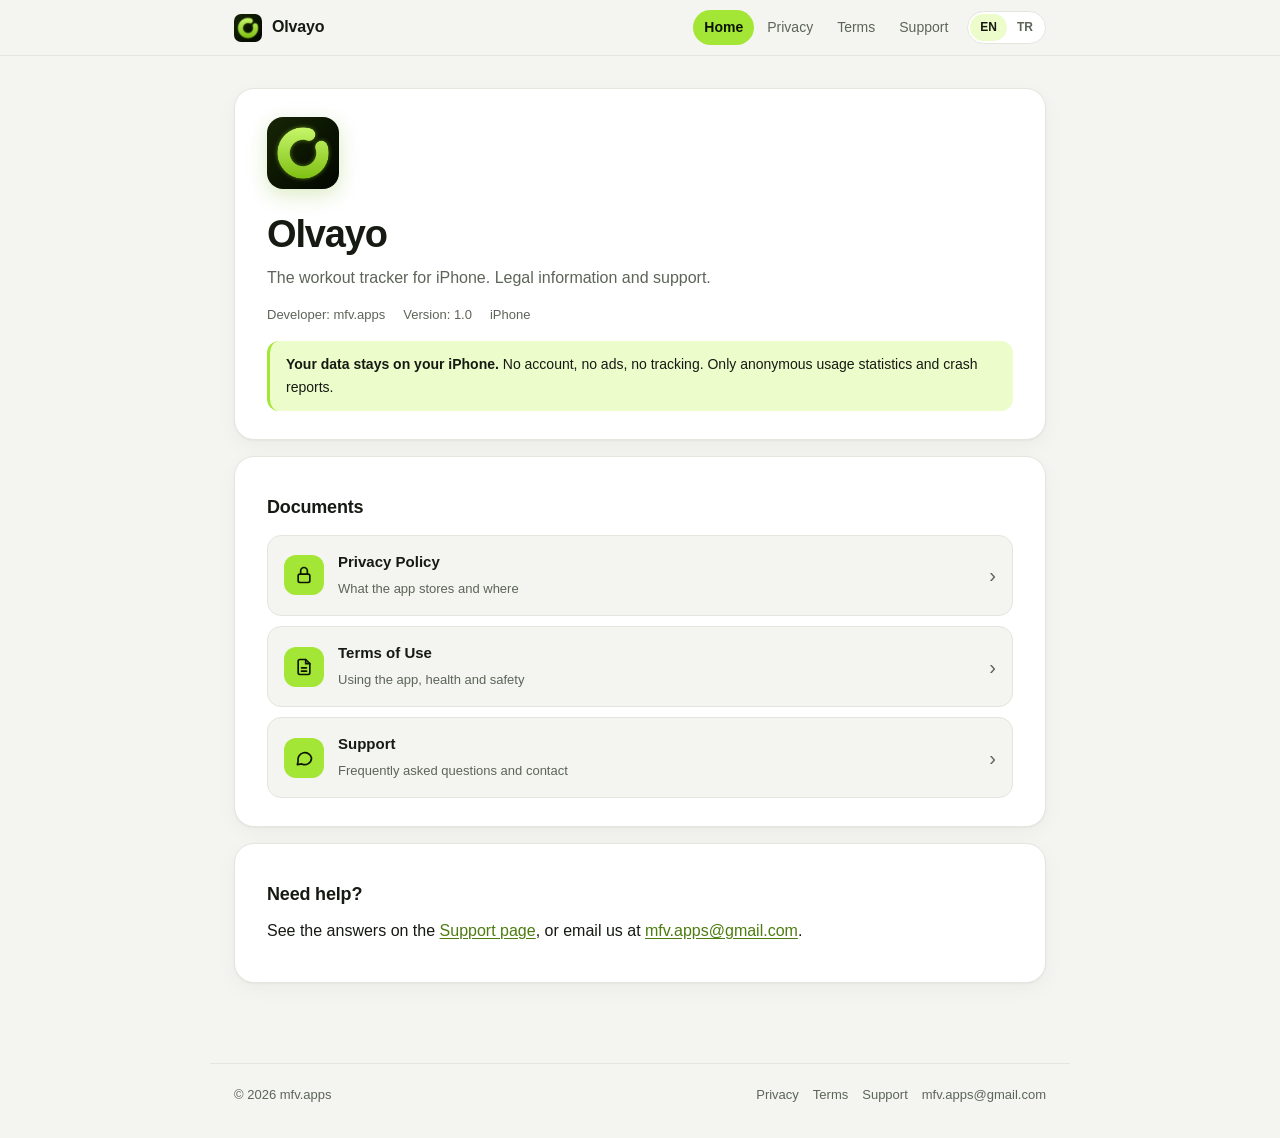
<file: index.html>
<!doctype html>
<html lang="en" data-title-en="Olvayo · Legal & Support" data-title-tr="Olvayo · Yasal Bilgiler ve Destek">
<head>
  <meta charset="utf-8">
  <meta name="viewport" content="width=device-width,initial-scale=1">
  <title>Olvayo · Legal &amp; Support</title>
  <meta name="description" content="Privacy policy, terms of use and support for Olvayo, the workout tracker for iPhone.">
  <link rel="icon" href="app-icon.png">
  <link rel="apple-touch-icon" href="app-icon.png">
  <link rel="stylesheet" href="styles.css">
  <script src="site.js"></script>
</head>
<body>
  <header>
    <div class="inner">
      <a class="brand" href="index.html"><img src="app-icon.png" alt="" width="28" height="28">Olvayo</a>
      <div class="header-end">
        <nav>
          <a href="index.html" class="active" aria-current="page"><span data-l="en">Home</span><span data-l="tr">Ana Sayfa</span></a>
          <a href="privacy-policy.html"><span data-l="en">Privacy</span><span data-l="tr">Gizlilik</span></a>
          <a href="terms-of-use.html"><span data-l="en">Terms</span><span data-l="tr">Koşullar</span></a>
          <a href="support.html"><span data-l="en">Support</span><span data-l="tr">Destek</span></a>
        </nav>
        <div class="lang-switch" role="group" aria-label="Language / Dil">
          <button type="button" data-set-lang="en" aria-pressed="false">EN</button>
          <button type="button" data-set-lang="tr" aria-pressed="false">TR</button>
        </div>
      </div>
    </div>
  </header>

  <main>
    <section class="hero">
      <img class="hero-icon" src="app-icon.png" alt="Olvayo app icon" width="72" height="72">
      <h1>Olvayo</h1>
      <p class="muted" data-l="en">The workout tracker for iPhone. Legal information and support.</p>
      <p class="muted" data-l="tr">iPhone için antrenman takibi. Yasal bilgiler ve destek.</p>
      <div class="meta">
        <span><span data-l="en">Developer</span><span data-l="tr">Geliştirici</span>: mfv.apps</span>
        <span><span data-l="en">Version</span><span data-l="tr">Sürüm</span>: 1.0</span>
        <span>iPhone</span>
      </div>
      <div class="notice">
        <span data-l="en"><strong>Your data stays on your iPhone.</strong> No account, no ads, no tracking. Only anonymous usage statistics and crash reports.</span>
        <span data-l="tr"><strong>Verilerin iPhone'unda kalır.</strong> Hesap yok, reklam yok, takip yok. Sadece anonim kullanım istatistikleri ve çökme raporları.</span>
      </div>
    </section>

    <section class="section">
      <h2 data-l="en">Documents</h2>
      <h2 data-l="tr">Belgeler</h2>
      <div class="doc-cards">
        <a href="privacy-policy.html" class="doc-card">
          <div class="doc-card-icon" aria-hidden="true">
            <svg viewBox="0 0 24 24" fill="none" stroke="currentColor" stroke-width="2" stroke-linecap="round" stroke-linejoin="round"><rect x="5" y="11" width="14" height="10" rx="2"/><path d="M8 11V7a4 4 0 0 1 8 0v4"/></svg>
          </div>
          <div class="doc-card-text">
            <strong><span data-l="en">Privacy Policy</span><span data-l="tr">Gizlilik Politikası</span></strong>
            <span data-l="en">What the app stores and where</span>
            <span data-l="tr">Uygulama neyi, nerede saklar</span>
          </div>
          <span class="doc-card-arrow" aria-hidden="true">›</span>
        </a>
        <a href="terms-of-use.html" class="doc-card">
          <div class="doc-card-icon" aria-hidden="true">
            <svg viewBox="0 0 24 24" fill="none" stroke="currentColor" stroke-width="2" stroke-linecap="round" stroke-linejoin="round"><path d="M14 3H7a2 2 0 0 0-2 2v14a2 2 0 0 0 2 2h10a2 2 0 0 0 2-2V8z"/><path d="M14 3v5h5"/><path d="M9 13h6M9 17h6"/></svg>
          </div>
          <div class="doc-card-text">
            <strong><span data-l="en">Terms of Use</span><span data-l="tr">Kullanım Koşulları</span></strong>
            <span data-l="en">Using the app, health and safety</span>
            <span data-l="tr">Uygulamanın kullanımı, sağlık ve güvenlik</span>
          </div>
          <span class="doc-card-arrow" aria-hidden="true">›</span>
        </a>
        <a href="support.html" class="doc-card">
          <div class="doc-card-icon" aria-hidden="true">
            <svg viewBox="0 0 24 24" fill="none" stroke="currentColor" stroke-width="2" stroke-linecap="round" stroke-linejoin="round"><path d="M21 12a8 8 0 0 1-11.6 7.1L4 20l1-4.6A8 8 0 1 1 21 12z"/></svg>
          </div>
          <div class="doc-card-text">
            <strong><span data-l="en">Support</span><span data-l="tr">Destek</span></strong>
            <span data-l="en">Frequently asked questions and contact</span>
            <span data-l="tr">Sık sorulan sorular ve iletişim</span>
          </div>
          <span class="doc-card-arrow" aria-hidden="true">›</span>
        </a>
      </div>
    </section>

    <section class="section">
      <h2 data-l="en">Need help?</h2>
      <h2 data-l="tr">Yardım mı lazım?</h2>
      <p data-l="en">See the answers on the <a href="support.html">Support page</a>, or email us at <a href="mailto:mfv.apps@gmail.com">mfv.apps@gmail.com</a>.</p>
      <p data-l="tr"><a href="support.html">Destek sayfasındaki</a> cevaplara bak ya da <a href="mailto:mfv.apps@gmail.com">mfv.apps@gmail.com</a> adresine yaz.</p>
    </section>
  </main>

  <footer>
    <span>© 2026 mfv.apps</span>
    <div class="footer-links">
      <a href="privacy-policy.html"><span data-l="en">Privacy</span><span data-l="tr">Gizlilik</span></a>
      <a href="terms-of-use.html"><span data-l="en">Terms</span><span data-l="tr">Koşullar</span></a>
      <a href="support.html"><span data-l="en">Support</span><span data-l="tr">Destek</span></a>
      <a href="mailto:mfv.apps@gmail.com">mfv.apps@gmail.com</a>
    </div>
  </footer>
</body>
</html>
</file>
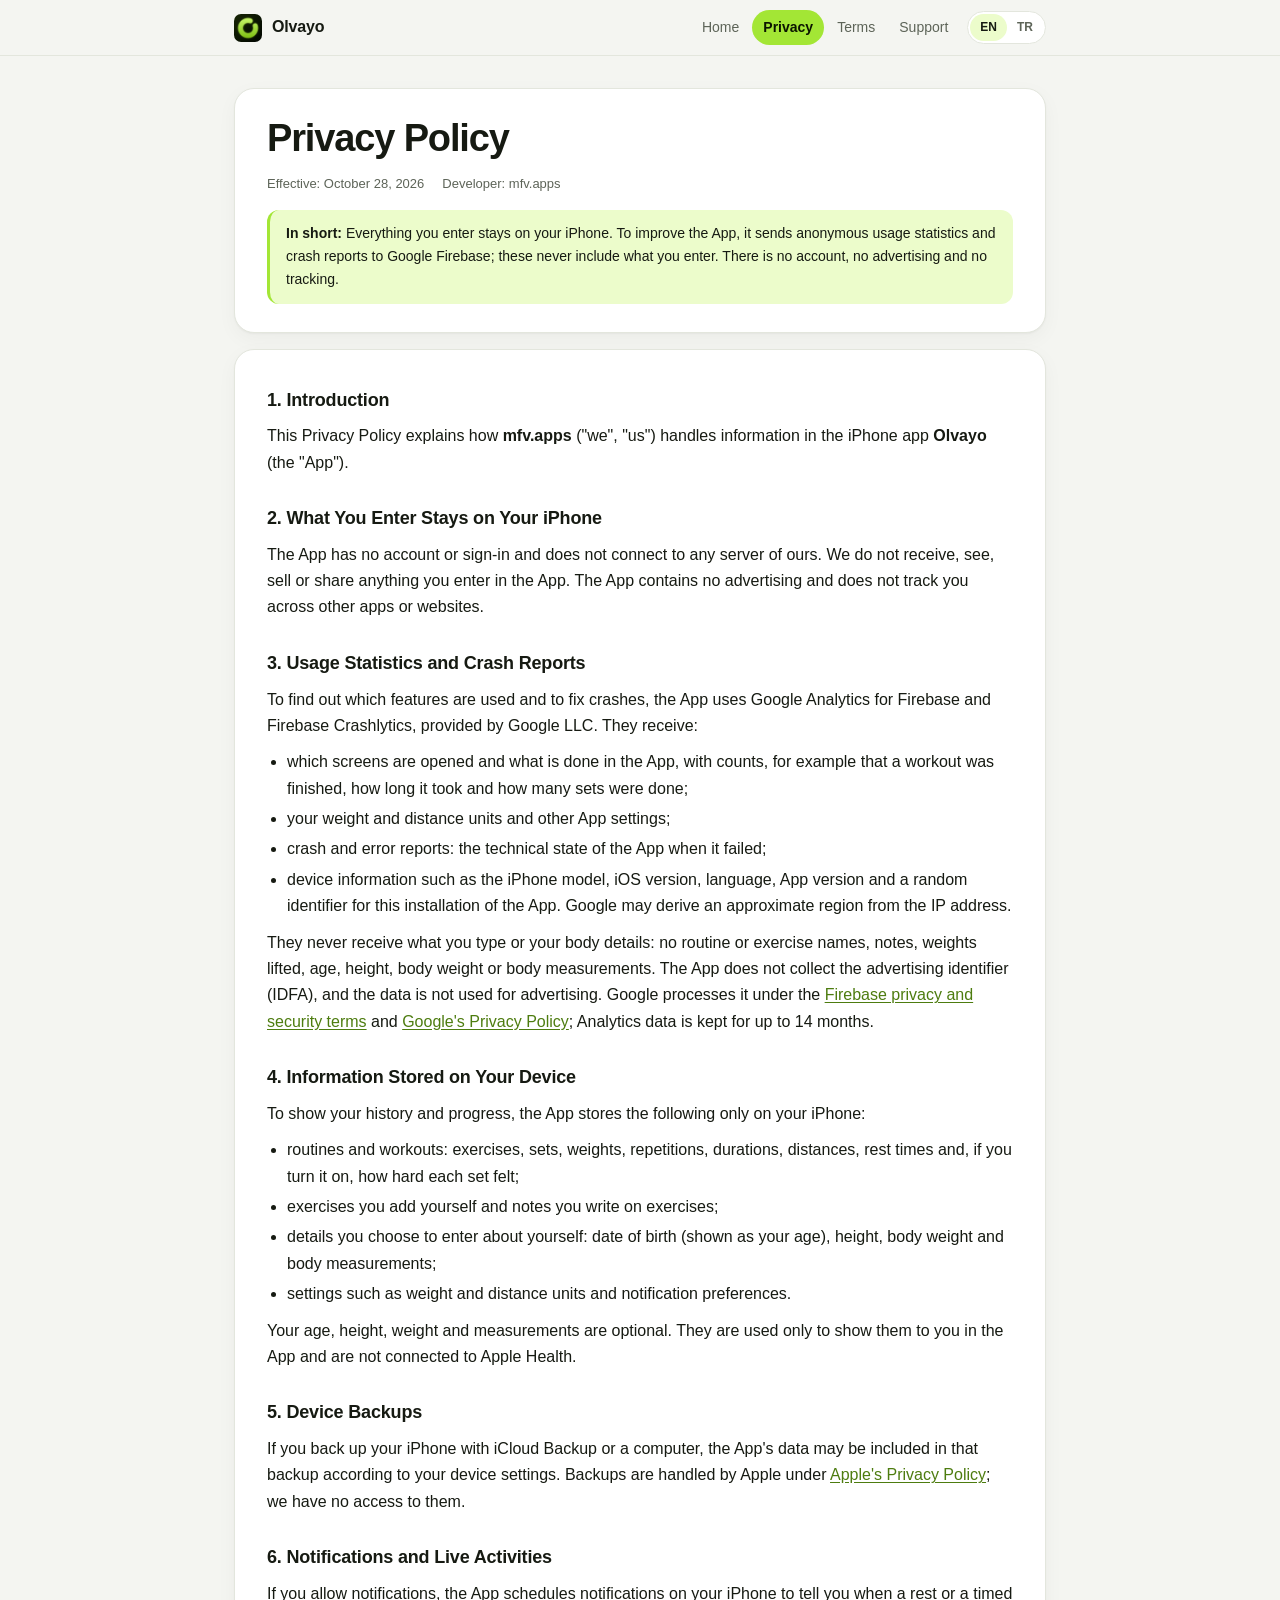
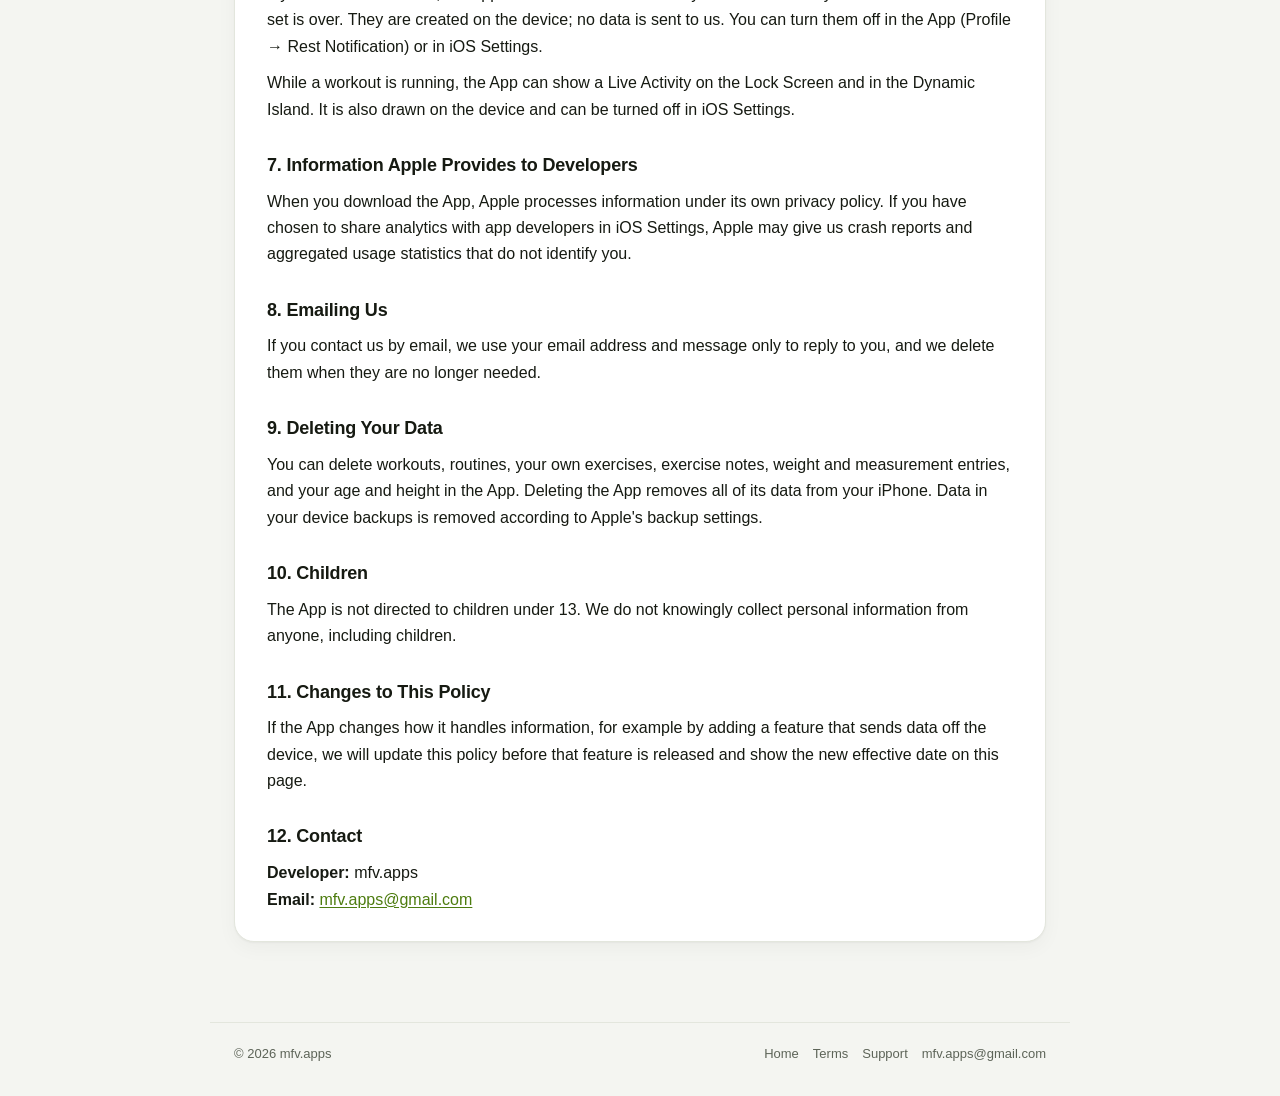
<file: privacy-policy.html>
<!doctype html>
<html lang="en" data-title-en="Privacy Policy · Olvayo" data-title-tr="Gizlilik Politikası · Olvayo">
<head>
  <meta charset="utf-8">
  <meta name="viewport" content="width=device-width,initial-scale=1">
  <title>Privacy Policy · Olvayo</title>
  <meta name="description" content="Olvayo privacy policy: your workouts and body data stay on your iPhone.">
  <link rel="icon" href="app-icon.png">
  <link rel="apple-touch-icon" href="app-icon.png">
  <link rel="stylesheet" href="styles.css">
  <script src="site.js"></script>
</head>
<body>
  <header>
    <div class="inner">
      <a class="brand" href="index.html"><img src="app-icon.png" alt="" width="28" height="28">Olvayo</a>
      <div class="header-end">
        <nav>
          <a href="index.html"><span data-l="en">Home</span><span data-l="tr">Ana Sayfa</span></a>
          <a href="privacy-policy.html" class="active" aria-current="page"><span data-l="en">Privacy</span><span data-l="tr">Gizlilik</span></a>
          <a href="terms-of-use.html"><span data-l="en">Terms</span><span data-l="tr">Koşullar</span></a>
          <a href="support.html"><span data-l="en">Support</span><span data-l="tr">Destek</span></a>
        </nav>
        <div class="lang-switch" role="group" aria-label="Language / Dil">
          <button type="button" data-set-lang="en" aria-pressed="false">EN</button>
          <button type="button" data-set-lang="tr" aria-pressed="false">TR</button>
        </div>
      </div>
    </div>
  </header>

  <main>
    <section class="hero">
      <h1><span data-l="en">Privacy Policy</span><span data-l="tr">Gizlilik Politikası</span></h1>
      <div class="meta">
        <span data-l="en">Effective: October 28, 2026</span>
        <span data-l="tr">Yürürlük: 28 Ekim 2026</span>
        <span><span data-l="en">Developer</span><span data-l="tr">Geliştirici</span>: mfv.apps</span>
      </div>
      <div class="notice">
        <span data-l="en"><strong>In short:</strong> Everything you enter stays on your iPhone. To improve the App, it sends anonymous usage statistics and crash reports to Google Firebase; these never include what you enter. There is no account, no advertising and no tracking.</span>
        <span data-l="tr"><strong>Kısaca:</strong> Girdiğin her şey iPhone'unda kalır. Uygulamayı geliştirmek için Google Firebase'e anonim kullanım istatistikleri ve çökme raporları gönderilir; bunlar girdiğin bilgileri hiçbir zaman içermez. Hesap, reklam ve takip yoktur.</span>
      </div>
    </section>

    <section class="section" data-l="en" lang="en">
      <span class="tag">English</span>

      <h2>1. Introduction</h2>
      <p>This Privacy Policy explains how <strong>mfv.apps</strong> ("we", "us") handles information in the iPhone app <strong>Olvayo</strong> (the "App").</p>

      <h2>2. What You Enter Stays on Your iPhone</h2>
      <p>The App has no account or sign-in and does not connect to any server of ours. We do not receive, see, sell or share anything you enter in the App. The App contains no advertising and does not track you across other apps or websites.</p>

      <h2>3. Usage Statistics and Crash Reports</h2>
      <p>To find out which features are used and to fix crashes, the App uses Google Analytics for Firebase and Firebase Crashlytics, provided by Google LLC. They receive:</p>
      <ul>
        <li>which screens are opened and what is done in the App, with counts, for example that a workout was finished, how long it took and how many sets were done;</li>
        <li>your weight and distance units and other App settings;</li>
        <li>crash and error reports: the technical state of the App when it failed;</li>
        <li>device information such as the iPhone model, iOS version, language, App version and a random identifier for this installation of the App. Google may derive an approximate region from the IP address.</li>
      </ul>
      <p>They never receive what you type or your body details: no routine or exercise names, notes, weights lifted, age, height, body weight or body measurements. The App does not collect the advertising identifier (IDFA), and the data is not used for advertising. Google processes it under the <a href="https://firebase.google.com/support/privacy" rel="noopener noreferrer">Firebase privacy and security terms</a> and <a href="https://policies.google.com/privacy" rel="noopener noreferrer">Google's Privacy Policy</a>; Analytics data is kept for up to 14 months.</p>

      <h2>4. Information Stored on Your Device</h2>
      <p>To show your history and progress, the App stores the following only on your iPhone:</p>
      <ul>
        <li>routines and workouts: exercises, sets, weights, repetitions, durations, distances, rest times and, if you turn it on, how hard each set felt;</li>
        <li>exercises you add yourself and notes you write on exercises;</li>
        <li>details you choose to enter about yourself: date of birth (shown as your age), height, body weight and body measurements;</li>
        <li>settings such as weight and distance units and notification preferences.</li>
      </ul>
      <p>Your age, height, weight and measurements are optional. They are used only to show them to you in the App and are not connected to Apple Health.</p>

      <h2>5. Device Backups</h2>
      <p>If you back up your iPhone with iCloud Backup or a computer, the App's data may be included in that backup according to your device settings. Backups are handled by Apple under <a href="https://www.apple.com/legal/privacy/" rel="noopener noreferrer">Apple's Privacy Policy</a>; we have no access to them.</p>

      <h2>6. Notifications and Live Activities</h2>
      <p>If you allow notifications, the App schedules notifications on your iPhone to tell you when a rest or a timed set is over. They are created on the device; no data is sent to us. You can turn them off in the App (Profile → Rest Notification) or in iOS Settings.</p>
      <p>While a workout is running, the App can show a Live Activity on the Lock Screen and in the Dynamic Island. It is also drawn on the device and can be turned off in iOS Settings.</p>

      <h2>7. Information Apple Provides to Developers</h2>
      <p>When you download the App, Apple processes information under its own privacy policy. If you have chosen to share analytics with app developers in iOS Settings, Apple may give us crash reports and aggregated usage statistics that do not identify you.</p>

      <h2>8. Emailing Us</h2>
      <p>If you contact us by email, we use your email address and message only to reply to you, and we delete them when they are no longer needed.</p>

      <h2>9. Deleting Your Data</h2>
      <p>You can delete workouts, routines, your own exercises, exercise notes, weight and measurement entries, and your age and height in the App. Deleting the App removes all of its data from your iPhone. Data in your device backups is removed according to Apple's backup settings.</p>

      <h2>10. Children</h2>
      <p>The App is not directed to children under 13. We do not knowingly collect personal information from anyone, including children.</p>

      <h2>11. Changes to This Policy</h2>
      <p>If the App changes how it handles information, for example by adding a feature that sends data off the device, we will update this policy before that feature is released and show the new effective date on this page.</p>

      <h2>12. Contact</h2>
      <p><strong>Developer:</strong> mfv.apps<br><strong>Email:</strong> <a href="mailto:mfv.apps@gmail.com">mfv.apps@gmail.com</a></p>
    </section>

    <section class="section" data-l="tr" lang="tr">
      <span class="tag">Türkçe</span>

      <h2>1. Giriş</h2>
      <p>Bu Gizlilik Politikası, <strong>mfv.apps</strong> ("biz") tarafından sunulan <strong>Olvayo</strong> iPhone uygulamasında ("Uygulama") bilgilerin nasıl ele alındığını açıklar.</p>

      <h2>2. Girdiklerin iPhone'unda Kalır</h2>
      <p>Uygulamada hesap veya giriş yoktur ve Uygulama bize ait hiçbir sunucuya bağlanmaz. Uygulamaya girdiğin hiçbir şeyi almayız, görmeyiz, satmayız ve paylaşmayız. Uygulamada reklam yoktur ve seni başka uygulama veya web sitelerinde takip etmez.</p>

      <h2>3. Kullanım İstatistikleri ve Çökme Raporları</h2>
      <p>Hangi özelliklerin kullanıldığını görmek ve çökmeleri düzeltmek için Uygulama, Google LLC tarafından sunulan Google Analytics for Firebase ve Firebase Crashlytics'i kullanır. Bunlara şunlar gönderilir:</p>
      <ul>
        <li>hangi ekranların açıldığı ve Uygulamada ne yapıldığı, sayılarla; örneğin bir antrenmanın bitirildiği, ne kadar sürdüğü ve kaç set yapıldığı;</li>
        <li>ağırlık ve mesafe birimin ve diğer Uygulama ayarların;</li>
        <li>çökme ve hata raporları: Uygulamanın hata anındaki teknik durumu;</li>
        <li>iPhone modeli, iOS sürümü, dil, Uygulama sürümü ve Uygulamanın bu kurulumuna ait rastgele bir kimlik gibi cihaz bilgileri. Google, IP adresinden yaklaşık bölgeyi çıkarabilir.</li>
      </ul>
      <p>Yazdıkların ve vücut bilgilerin hiçbir zaman gönderilmez: rutin veya egzersiz adları, notlar, kaldırılan ağırlıklar, yaş, boy, kilo veya vücut ölçüleri yoktur. Uygulama reklam kimliğini (IDFA) toplamaz ve veriler reklam için kullanılmaz. Google bunları <a href="https://firebase.google.com/support/privacy" rel="noopener noreferrer">Firebase gizlilik ve güvenlik koşulları</a> ve <a href="https://policies.google.com/privacy" rel="noopener noreferrer">Google Gizlilik Politikası</a> kapsamında işler; Analytics verileri en fazla 14 ay saklanır.</p>

      <h2>4. Cihazında Saklanan Bilgiler</h2>
      <p>Geçmişini ve gelişimini gösterebilmek için Uygulama şunları sadece iPhone'unda saklar:</p>
      <ul>
        <li>rutinler ve antrenmanlar: egzersizler, setler, ağırlıklar, tekrarlar, süreler, mesafeler, dinlenme süreleri ve açtıysan setlerin ne kadar zor geldiği;</li>
        <li>kendi eklediğin egzersizler ve egzersizlere yazdığın notlar;</li>
        <li>kendin hakkında girmeyi seçtiğin bilgiler: doğum tarihi (yaş olarak gösterilir), boy, kilo ve vücut ölçüleri;</li>
        <li>ağırlık ve mesafe birimi, bildirim tercihleri gibi ayarlar.</li>
      </ul>
      <p>Yaş, boy, kilo ve ölçüler isteğe bağlıdır. Sadece sana Uygulama içinde göstermek için kullanılır ve Apple Sağlık'a bağlanmaz.</p>

      <h2>5. Cihaz Yedekleri</h2>
      <p>iPhone'unu iCloud Yedekleme veya bir bilgisayarla yedekliyorsan, Uygulamanın verileri cihaz ayarlarına göre bu yedeğe dahil olabilir. Yedekler <a href="https://www.apple.com/tr/legal/privacy/" rel="noopener noreferrer">Apple'ın Gizlilik Politikası</a> kapsamında Apple tarafından yönetilir; bizim bunlara erişimimiz yoktur.</p>

      <h2>6. Bildirimler ve Canlı Etkinlikler</h2>
      <p>Bildirimlere izin verirsen Uygulama, dinlenme veya süreli bir set bittiğinde haber vermek için iPhone'unda bildirim planlar. Bildirimler cihazda oluşturulur; bize hiçbir veri gönderilmez. Uygulamadan (Profil → Dinlenme Bildirimi) veya iOS Ayarlar'dan kapatabilirsin.</p>
      <p>Antrenman sürerken Uygulama kilit ekranında ve Dynamic Island'da bir Canlı Etkinlik gösterebilir. Bu da cihazda çizilir ve iOS Ayarlar'dan kapatılabilir.</p>

      <h2>7. Apple'ın Geliştiricilere Sağladığı Bilgiler</h2>
      <p>Uygulamayı indirdiğinde Apple bilgileri kendi gizlilik politikasına göre işler. iOS Ayarlar'da uygulama geliştiricileriyle analiz paylaşmayı seçtiysen Apple bize seni tanımlamayan çökme raporları ve toplu kullanım istatistikleri verebilir.</p>

      <h2>8. Bize E-posta Göndermen</h2>
      <p>Bize e-postayla ulaşırsan e-posta adresini ve mesajını sadece sana cevap vermek için kullanırız ve artık gerekmediğinde sileriz.</p>

      <h2>9. Verilerini Silmek</h2>
      <p>Antrenmanları, rutinleri, kendi egzersizlerini, egzersiz notlarını, kilo ve ölçü kayıtlarını, yaşını ve boyunu Uygulama içinden silebilirsin. Uygulamayı silmek bütün verilerini iPhone'undan kaldırır. Cihaz yedeklerindeki veriler Apple'ın yedekleme ayarlarına göre silinir.</p>

      <h2>10. Çocuklar</h2>
      <p>Uygulama 13 yaşından küçük çocuklara yönelik değildir. Çocuklar dahil hiç kimseden bilerek kişisel bilgi toplamayız.</p>

      <h2>11. Bu Politikadaki Değişiklikler</h2>
      <p>Uygulamanın bilgileri ele alış şekli değişirse, örneğin cihaz dışına veri gönderen bir özellik eklenirse, bu politikayı o özellik yayınlanmadan önce güncelleriz ve yeni yürürlük tarihini bu sayfada gösteririz.</p>

      <h2>12. İletişim</h2>
      <p><strong>Geliştirici:</strong> mfv.apps<br><strong>E-posta:</strong> <a href="mailto:mfv.apps@gmail.com">mfv.apps@gmail.com</a></p>
    </section>
  </main>

  <footer>
    <span>© 2026 mfv.apps</span>
    <div class="footer-links">
      <a href="index.html"><span data-l="en">Home</span><span data-l="tr">Ana Sayfa</span></a>
      <a href="terms-of-use.html"><span data-l="en">Terms</span><span data-l="tr">Koşullar</span></a>
      <a href="support.html"><span data-l="en">Support</span><span data-l="tr">Destek</span></a>
      <a href="mailto:mfv.apps@gmail.com">mfv.apps@gmail.com</a>
    </div>
  </footer>
</body>
</html>
</file>
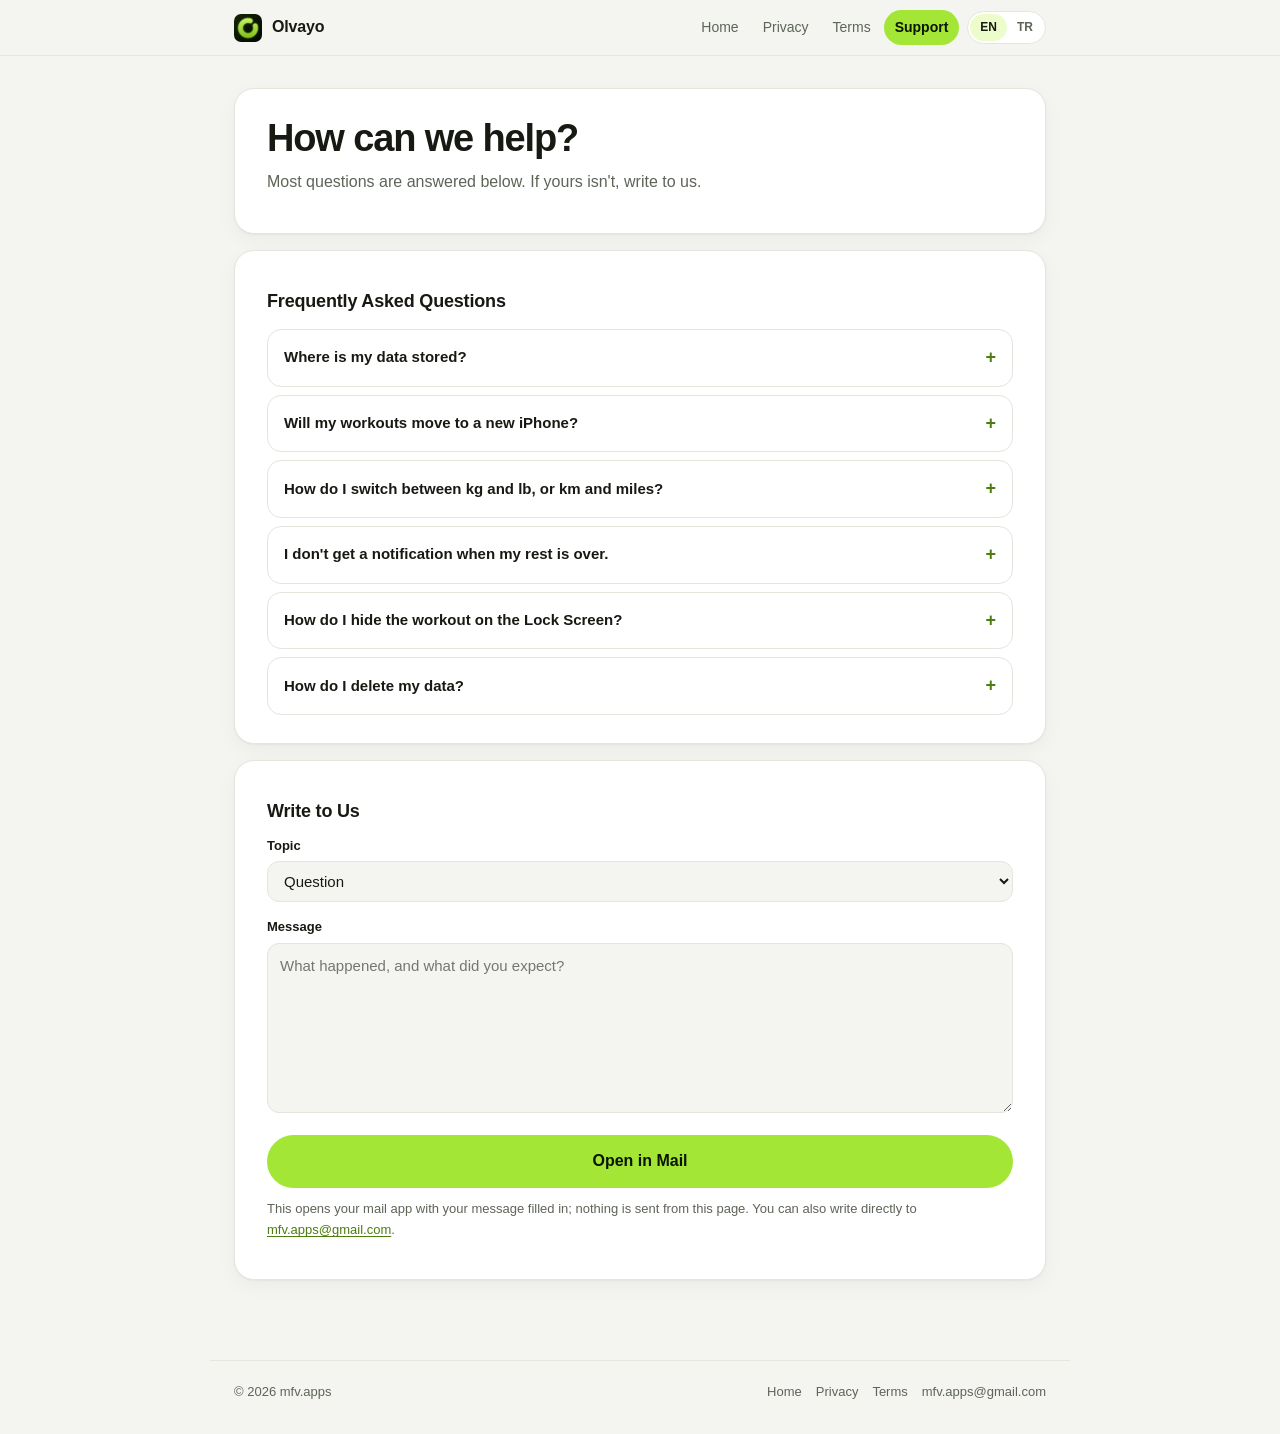
<file: support.html>
<!doctype html>
<html lang="en" data-title-en="Support · Olvayo" data-title-tr="Destek · Olvayo">
<head>
  <meta charset="utf-8">
  <meta name="viewport" content="width=device-width,initial-scale=1">
  <title>Support · Olvayo</title>
  <meta name="description" content="Olvayo support: frequently asked questions and contact.">
  <link rel="icon" href="app-icon.png">
  <link rel="apple-touch-icon" href="app-icon.png">
  <link rel="stylesheet" href="styles.css">
  <script src="site.js"></script>
</head>
<body>
  <header>
    <div class="inner">
      <a class="brand" href="index.html"><img src="app-icon.png" alt="" width="28" height="28">Olvayo</a>
      <div class="header-end">
        <nav>
          <a href="index.html"><span data-l="en">Home</span><span data-l="tr">Ana Sayfa</span></a>
          <a href="privacy-policy.html"><span data-l="en">Privacy</span><span data-l="tr">Gizlilik</span></a>
          <a href="terms-of-use.html"><span data-l="en">Terms</span><span data-l="tr">Koşullar</span></a>
          <a href="support.html" class="active" aria-current="page"><span data-l="en">Support</span><span data-l="tr">Destek</span></a>
        </nav>
        <div class="lang-switch" role="group" aria-label="Language / Dil">
          <button type="button" data-set-lang="en" aria-pressed="false">EN</button>
          <button type="button" data-set-lang="tr" aria-pressed="false">TR</button>
        </div>
      </div>
    </div>
  </header>

  <main>
    <section class="hero">
      <h1><span data-l="en">How can we help?</span><span data-l="tr">Nasıl yardımcı olabiliriz?</span></h1>
      <p class="muted" data-l="en">Most questions are answered below. If yours isn't, write to us.</p>
      <p class="muted" data-l="tr">Çoğu sorunun cevabı aşağıda. Seninki yoksa bize yaz.</p>
    </section>

    <section class="section">
      <h2 data-l="en">Frequently Asked Questions</h2>
      <h2 data-l="tr">Sık Sorulan Sorular</h2>
      <div class="faq">
        <details>
          <summary><span data-l="en">Where is my data stored?</span><span data-l="tr">Verilerim nerede saklanıyor?</span></summary>
          <div class="faq-answer">
            <p data-l="en">Your workouts and body details stay on your iPhone. Olvayo has no account. Usage statistics and crash reports are sent to Google Firebase to improve the app; these do not include your workout entries or body details. See the <a href="privacy-policy.html">Privacy Policy</a>.</p>
            <p data-l="tr">Antrenmanların ve vücut bilgilerin iPhone'unda kalır. Olvayo'da hesap yoktur. Uygulamayı geliştirmek için Google Firebase'e kullanım istatistikleri ve çökme raporları gönderilir; bunlar antrenman kayıtlarını veya vücut bilgilerini içermez. Bkz. <a href="privacy-policy.html">Gizlilik Politikası</a>.</p>
          </div>
        </details>
        <details>
          <summary><span data-l="en">Will my workouts move to a new iPhone?</span><span data-l="tr">Antrenmanlarım yeni iPhone'a taşınır mı?</span></summary>
          <div class="faq-answer">
            <p data-l="en">Yes, if you move with a backup. Olvayo's data is part of your iPhone backup (iCloud Backup or a computer), so it comes back when you set up the new iPhone from that backup. Olvayo has no separate sync.</p>
            <p data-l="tr">Evet, yedekle taşırsan. Olvayo'nun verileri iPhone yedeğinin (iCloud Yedekleme veya bilgisayar) parçasıdır; yeni iPhone'u bu yedekten kurduğunda geri gelir. Olvayo'nun ayrı bir eşitlemesi yoktur.</p>
          </div>
        </details>
        <details>
          <summary><span data-l="en">How do I switch between kg and lb, or km and miles?</span><span data-l="tr">kg ile lb ya da km ile mil arasında nasıl geçerim?</span></summary>
          <div class="faq-answer">
            <p data-l="en">Go to Profile → Units. Your past workouts are shown in the new unit too.</p>
            <p data-l="tr">Profil → Birimler'e git. Geçmiş antrenmanların da yeni birimle görünür.</p>
          </div>
        </details>
        <details>
          <summary><span data-l="en">I don't get a notification when my rest is over.</span><span data-l="tr">Dinlenme bitince bildirim gelmiyor.</span></summary>
          <div class="faq-answer">
            <p data-l="en">The notification appears only when your iPhone is locked or you're in another app; with Olvayo open, the countdown and a vibration tell you instead. Check that Profile → Rest Notification is on and that notifications are allowed in iOS Settings → Notifications → Olvayo.</p>
            <p data-l="tr">Bildirim sadece iPhone kilitliyken veya başka bir uygulamadayken gelir; Olvayo açıkken geri sayım ve titreşim haber verir. Profil → Dinlenme Bildirimi'nin açık olduğunu ve iOS Ayarlar → Bildirimler → Olvayo'da bildirimlere izin verildiğini kontrol et.</p>
          </div>
        </details>
        <details>
          <summary><span data-l="en">How do I hide the workout on the Lock Screen?</span><span data-l="tr">Kilit ekranındaki antrenmanı nasıl gizlerim?</span></summary>
          <div class="faq-answer">
            <p data-l="en">That is a Live Activity. Turn it off in iOS Settings → Olvayo → Live Activities.</p>
            <p data-l="tr">Bu bir Canlı Etkinlik'tir. iOS Ayarlar → Olvayo → Canlı Etkinlikler'den kapatabilirsin.</p>
          </div>
        </details>
        <details>
          <summary><span data-l="en">How do I delete my data?</span><span data-l="tr">Verilerimi nasıl silerim?</span></summary>
          <div class="faq-answer">
            <p data-l="en">Open a workout, routine or entry in the app to delete it. Deleting Olvayo from your iPhone removes all of its data.</p>
            <p data-l="tr">Silmek istediğin antrenmanı, rutini veya kaydı uygulamada açıp oradan sil. Olvayo'yu iPhone'undan silmek bütün verilerini kaldırır.</p>
          </div>
        </details>
      </div>
    </section>

    <section class="section">
      <h2 data-l="en">Write to Us</h2>
      <h2 data-l="tr">Bize Yaz</h2>
      <form id="support-form" data-email="mfv.apps@gmail.com">
        <div class="form-group">
          <label for="topic"><span data-l="en">Topic</span><span data-l="tr">Konu</span></label>
          <select id="topic" name="topic">
            <option value="question" data-en="Question" data-tr="Soru">Question</option>
            <option value="bug" data-en="Bug report" data-tr="Hata bildirimi">Bug report</option>
            <option value="idea" data-en="Feature request" data-tr="Özellik isteği">Feature request</option>
            <option value="other" data-en="Other" data-tr="Diğer">Other</option>
          </select>
        </div>
        <div class="form-group">
          <label for="message"><span data-l="en">Message</span><span data-l="tr">Mesaj</span></label>
          <textarea id="message" name="message" required rows="6"
            data-placeholder-en="What happened, and what did you expect?"
            data-placeholder-tr="Ne oldu, ne bekliyordun?"></textarea>
        </div>
        <button type="submit" class="btn-primary"><span data-l="en">Open in Mail</span><span data-l="tr">Mail'de Aç</span></button>
        <p class="form-note" data-l="en">This opens your mail app with your message filled in; nothing is sent from this page. You can also write directly to <a href="mailto:mfv.apps@gmail.com">mfv.apps@gmail.com</a>.</p>
        <p class="form-note" data-l="tr">Bu, mesajın yazılı olarak mail uygulamanı açar; bu sayfadan hiçbir şey gönderilmez. Doğrudan <a href="mailto:mfv.apps@gmail.com">mfv.apps@gmail.com</a> adresine de yazabilirsin.</p>
      </form>
    </section>
  </main>

  <footer>
    <span>© 2026 mfv.apps</span>
    <div class="footer-links">
      <a href="index.html"><span data-l="en">Home</span><span data-l="tr">Ana Sayfa</span></a>
      <a href="privacy-policy.html"><span data-l="en">Privacy</span><span data-l="tr">Gizlilik</span></a>
      <a href="terms-of-use.html"><span data-l="en">Terms</span><span data-l="tr">Koşullar</span></a>
      <a href="mailto:mfv.apps@gmail.com">mfv.apps@gmail.com</a>
    </div>
  </footer>
</body>
</html>
</file>
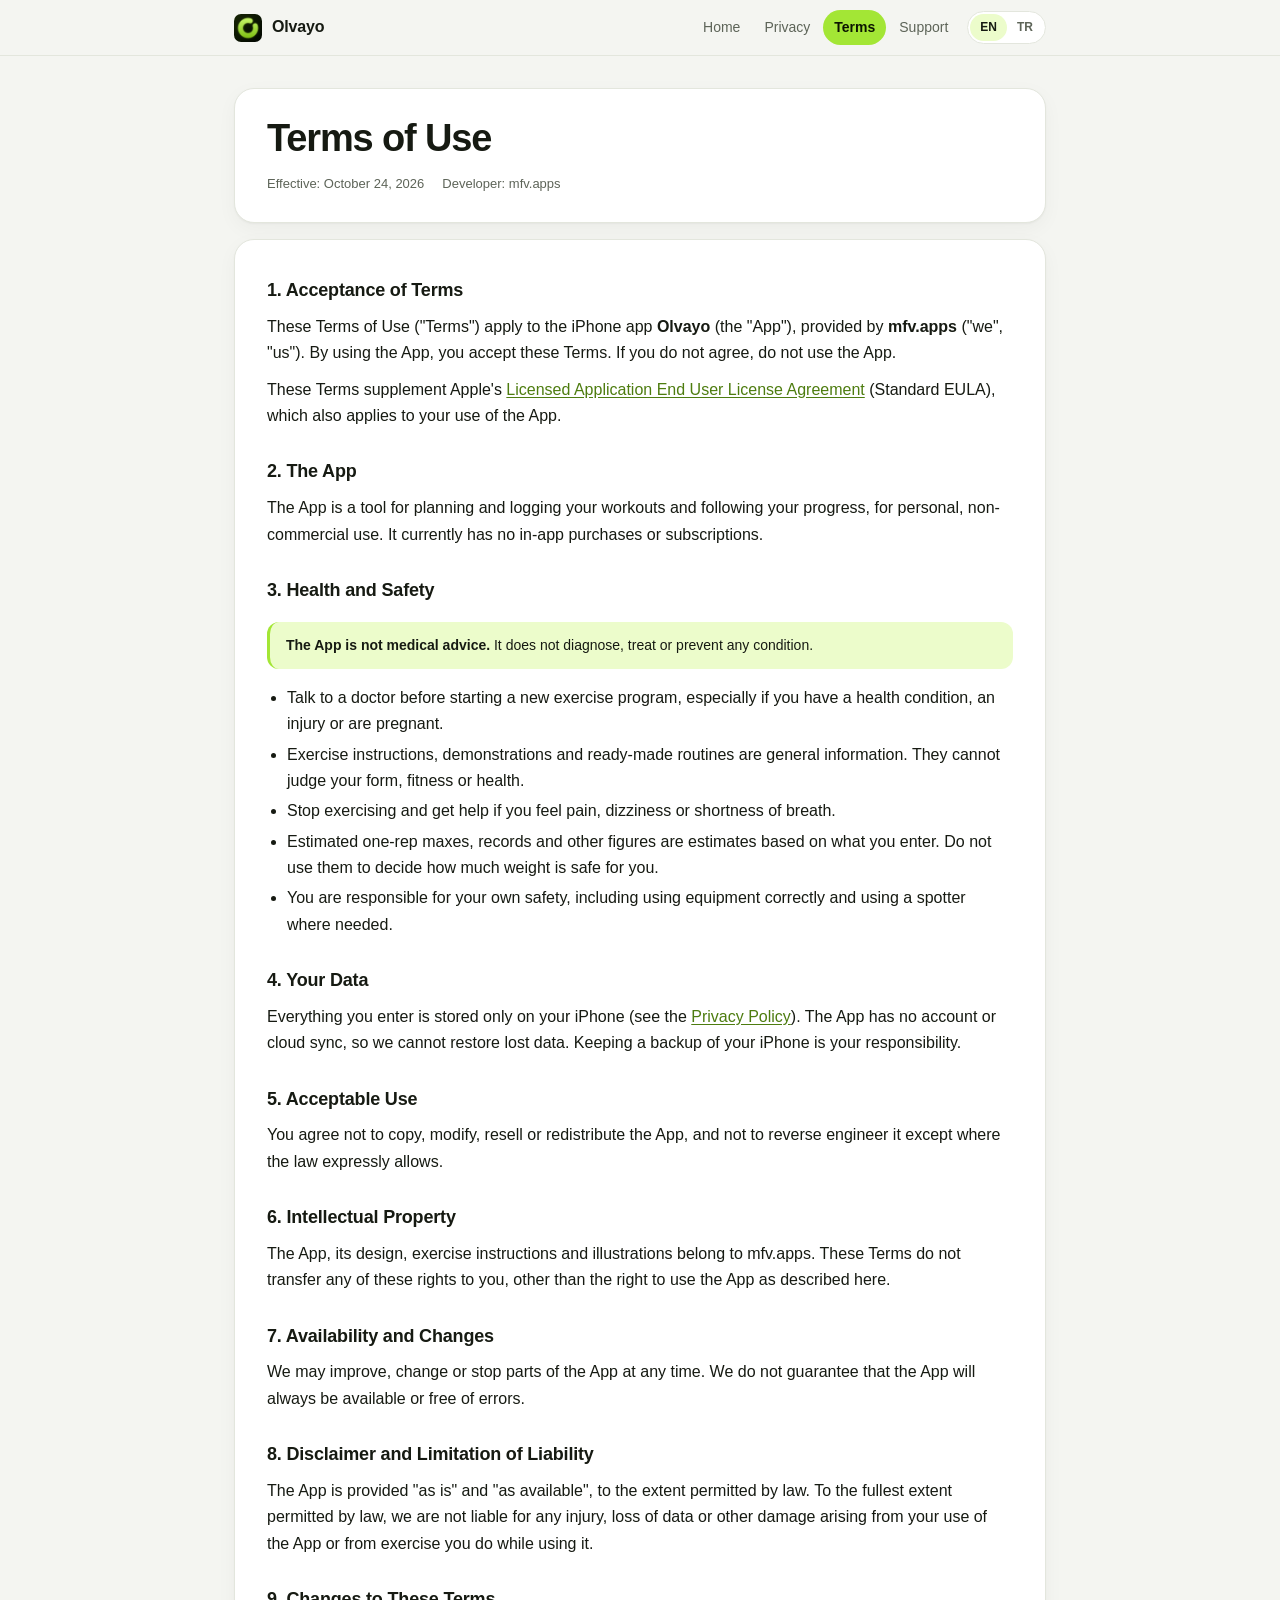
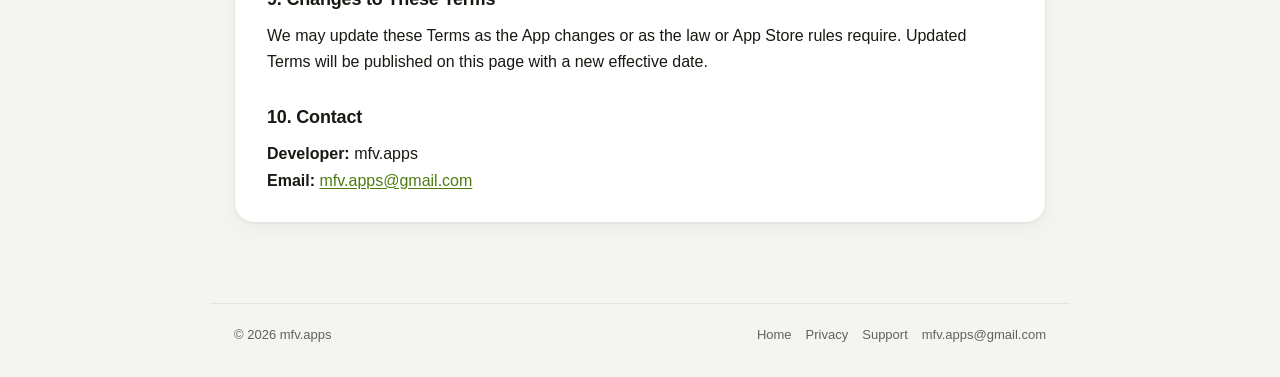
<file: terms-of-use.html>
<!doctype html>
<html lang="en" data-title-en="Terms of Use · Olvayo" data-title-tr="Kullanım Koşulları · Olvayo">
<head>
  <meta charset="utf-8">
  <meta name="viewport" content="width=device-width,initial-scale=1">
  <title>Terms of Use · Olvayo</title>
  <meta name="description" content="Olvayo terms of use, including health and safety information.">
  <link rel="icon" href="app-icon.png">
  <link rel="apple-touch-icon" href="app-icon.png">
  <link rel="stylesheet" href="styles.css">
  <script src="site.js"></script>
</head>
<body>
  <header>
    <div class="inner">
      <a class="brand" href="index.html"><img src="app-icon.png" alt="" width="28" height="28">Olvayo</a>
      <div class="header-end">
        <nav>
          <a href="index.html"><span data-l="en">Home</span><span data-l="tr">Ana Sayfa</span></a>
          <a href="privacy-policy.html"><span data-l="en">Privacy</span><span data-l="tr">Gizlilik</span></a>
          <a href="terms-of-use.html" class="active" aria-current="page"><span data-l="en">Terms</span><span data-l="tr">Koşullar</span></a>
          <a href="support.html"><span data-l="en">Support</span><span data-l="tr">Destek</span></a>
        </nav>
        <div class="lang-switch" role="group" aria-label="Language / Dil">
          <button type="button" data-set-lang="en" aria-pressed="false">EN</button>
          <button type="button" data-set-lang="tr" aria-pressed="false">TR</button>
        </div>
      </div>
    </div>
  </header>

  <main>
    <section class="hero">
      <h1><span data-l="en">Terms of Use</span><span data-l="tr">Kullanım Koşulları</span></h1>
      <div class="meta">
        <span data-l="en">Effective: October 24, 2026</span>
        <span data-l="tr">Yürürlük: 24 Ekim 2026</span>
        <span><span data-l="en">Developer</span><span data-l="tr">Geliştirici</span>: mfv.apps</span>
      </div>
    </section>

    <section class="section" data-l="en" lang="en">
      <span class="tag">English</span>

      <h2>1. Acceptance of Terms</h2>
      <p>These Terms of Use ("Terms") apply to the iPhone app <strong>Olvayo</strong> (the "App"), provided by <strong>mfv.apps</strong> ("we", "us"). By using the App, you accept these Terms. If you do not agree, do not use the App.</p>
      <p>These Terms supplement Apple's <a href="https://www.apple.com/legal/internet-services/itunes/dev/stdeula/" rel="noopener noreferrer">Licensed Application End User License Agreement</a> (Standard EULA), which also applies to your use of the App.</p>

      <h2>2. The App</h2>
      <p>The App is a tool for planning and logging your workouts and following your progress, for personal, non-commercial use. It currently has no in-app purchases or subscriptions.</p>

      <h2>3. Health and Safety</h2>
      <div class="notice"><strong>The App is not medical advice.</strong> It does not diagnose, treat or prevent any condition.</div>
      <ul>
        <li>Talk to a doctor before starting a new exercise program, especially if you have a health condition, an injury or are pregnant.</li>
        <li>Exercise instructions, demonstrations and ready-made routines are general information. They cannot judge your form, fitness or health.</li>
        <li>Stop exercising and get help if you feel pain, dizziness or shortness of breath.</li>
        <li>Estimated one-rep maxes, records and other figures are estimates based on what you enter. Do not use them to decide how much weight is safe for you.</li>
        <li>You are responsible for your own safety, including using equipment correctly and using a spotter where needed.</li>
      </ul>

      <h2>4. Your Data</h2>
      <p>Everything you enter is stored only on your iPhone (see the <a href="privacy-policy.html">Privacy Policy</a>). The App has no account or cloud sync, so we cannot restore lost data. Keeping a backup of your iPhone is your responsibility.</p>

      <h2>5. Acceptable Use</h2>
      <p>You agree not to copy, modify, resell or redistribute the App, and not to reverse engineer it except where the law expressly allows.</p>

      <h2>6. Intellectual Property</h2>
      <p>The App, its design, exercise instructions and illustrations belong to mfv.apps. These Terms do not transfer any of these rights to you, other than the right to use the App as described here.</p>

      <h2>7. Availability and Changes</h2>
      <p>We may improve, change or stop parts of the App at any time. We do not guarantee that the App will always be available or free of errors.</p>

      <h2>8. Disclaimer and Limitation of Liability</h2>
      <p>The App is provided "as is" and "as available", to the extent permitted by law. To the fullest extent permitted by law, we are not liable for any injury, loss of data or other damage arising from your use of the App or from exercise you do while using it.</p>

      <h2>9. Changes to These Terms</h2>
      <p>We may update these Terms as the App changes or as the law or App Store rules require. Updated Terms will be published on this page with a new effective date.</p>

      <h2>10. Contact</h2>
      <p><strong>Developer:</strong> mfv.apps<br><strong>Email:</strong> <a href="mailto:mfv.apps@gmail.com">mfv.apps@gmail.com</a></p>
    </section>

    <section class="section" data-l="tr" lang="tr">
      <span class="tag">Türkçe</span>

      <h2>1. Koşulların Kabulü</h2>
      <p>Bu Kullanım Koşulları ("Koşullar"), <strong>mfv.apps</strong> ("biz") tarafından sunulan <strong>Olvayo</strong> iPhone uygulaması ("Uygulama") için geçerlidir. Uygulamayı kullanarak bu Koşulları kabul etmiş olursun. Kabul etmiyorsan Uygulamayı kullanma.</p>
      <p>Bu Koşullar, Uygulamanın kullanımında ayrıca geçerli olan Apple'ın <a href="https://www.apple.com/legal/internet-services/itunes/dev/stdeula/" rel="noopener noreferrer">Lisanslı Uygulama Son Kullanıcı Lisans Sözleşmesi'ni</a> (Standart EULA) tamamlar.</p>

      <h2>2. Uygulama</h2>
      <p>Uygulama, antrenmanlarını planlaman, kaydetmen ve gelişimini takip etmen için kişisel ve ticari olmayan kullanıma yönelik bir araçtır. Şu anda uygulama içi satın alma veya abonelik içermez.</p>

      <h2>3. Sağlık ve Güvenlik</h2>
      <div class="notice"><strong>Uygulama tıbbi tavsiye değildir.</strong> Hiçbir rahatsızlığı teşhis etmez, tedavi etmez veya önlemez.</div>
      <ul>
        <li>Yeni bir egzersiz programına başlamadan önce, özellikle bir sağlık sorunun veya sakatlığın varsa ya da hamileysen bir doktora danış.</li>
        <li>Egzersiz talimatları, çizimler ve hazır rutinler genel bilgidir. Formunu, kondisyonunu veya sağlığını değerlendiremez.</li>
        <li>Ağrı, baş dönmesi veya nefes darlığı hissedersen egzersizi bırak ve yardım al.</li>
        <li>Tahmini 1TM, rekorlar ve diğer rakamlar girdiğin değerlere dayanan tahminlerdir. Senin için güvenli ağırlığa karar vermek için kullanma.</li>
        <li>Ekipmanı doğru kullanmak ve gerektiğinde yardımcı (spotter) bulundurmak dahil, kendi güvenliğinden sen sorumlusun.</li>
      </ul>

      <h2>4. Verilerin</h2>
      <p>Girdiğin her şey sadece iPhone'unda saklanır (bkz. <a href="privacy-policy.html">Gizlilik Politikası</a>). Uygulamada hesap veya bulut eşitlemesi olmadığı için kaybolan verileri geri getiremeyiz. iPhone'unun yedeğini almak senin sorumluluğundadır.</p>

      <h2>5. Kabul Edilebilir Kullanım</h2>
      <p>Uygulamayı kopyalamamayı, değiştirmemeyi, yeniden satmamayı veya dağıtmamayı ve yasanın açıkça izin verdiği durumlar dışında tersine mühendislik yapmamayı kabul edersin.</p>

      <h2>6. Fikri Mülkiyet</h2>
      <p>Uygulama, tasarımı, egzersiz talimatları ve çizimleri mfv.apps'e aittir. Bu Koşullar, Uygulamayı burada anlatıldığı şekilde kullanma hakkı dışında bu haklardan hiçbirini sana devretmez.</p>

      <h2>7. Kullanılabilirlik ve Değişiklikler</h2>
      <p>Uygulamanın bölümlerini istediğimiz zaman iyileştirebilir, değiştirebilir veya kaldırabiliriz. Uygulamanın her zaman kullanılabilir veya hatasız olacağını garanti etmeyiz.</p>

      <h2>8. Sorumluluk Reddi ve Sınırlaması</h2>
      <p>Uygulama, yasanın izin verdiği ölçüde "olduğu gibi" ve "mevcut olduğu şekliyle" sunulur. Yasanın izin verdiği en geniş ölçüde, Uygulamayı kullanmandan veya kullanırken yaptığın egzersizlerden doğan yaralanma, veri kaybı veya başka zararlardan sorumlu değiliz.</p>

      <h2>9. Bu Koşullardaki Değişiklikler</h2>
      <p>Uygulama değiştikçe veya yasa ya da App Store kuralları gerektirdikçe bu Koşulları güncelleyebiliriz. Güncel Koşullar bu sayfada yeni yürürlük tarihiyle yayımlanır.</p>

      <h2>10. İletişim</h2>
      <p><strong>Geliştirici:</strong> mfv.apps<br><strong>E-posta:</strong> <a href="mailto:mfv.apps@gmail.com">mfv.apps@gmail.com</a></p>
    </section>
  </main>

  <footer>
    <span>© 2026 mfv.apps</span>
    <div class="footer-links">
      <a href="index.html"><span data-l="en">Home</span><span data-l="tr">Ana Sayfa</span></a>
      <a href="privacy-policy.html"><span data-l="en">Privacy</span><span data-l="tr">Gizlilik</span></a>
      <a href="support.html"><span data-l="en">Support</span><span data-l="tr">Destek</span></a>
      <a href="mailto:mfv.apps@gmail.com">mfv.apps@gmail.com</a>
    </div>
  </footer>
</body>
</html>
</file>
<file: styles.css>
/* Olvayo legal and support site. Colors follow the app's asset catalog. */

:root {
  --bg: #f4f5f1;          /* ScreenBackground */
  --surface: #ffffff;     /* CardBackground */
  --text: #161a12;
  --muted: #5d6458;
  --line: #e3e6dd;
  --accent: #4d7c0f;      /* AccentColor: lime text */
  --lime: #a3e635;        /* Lime: fills */
  --on-lime: #0b1400;     /* OnLime: text on lime */
  --soft: #ecfccb;        /* LimeSoft */
  --max: 860px;
  --r: 20px;
  --shadow: 0 1px 2px rgba(0, 0, 0, 0.04), 0 6px 20px rgba(0, 0, 0, 0.04);
  color-scheme: light dark;
}

@media (prefers-color-scheme: dark) {
  :root {
    --bg: #0b0c0a;
    --surface: #1a1c18;
    --text: #f1f3ee;
    --muted: #a2a99c;
    --line: #2b2e27;
    --accent: #a3e635;
    --lime: #b5f04a;
    --soft: #26350e;
    --shadow: none;
  }
}

*, *::before, *::after {
  box-sizing: border-box;
  margin: 0;
  padding: 0;
}

html {
  scroll-behavior: smooth;
  -webkit-text-size-adjust: 100%;
}

body {
  font-family: -apple-system, BlinkMacSystemFont, "SF Pro Text", "Segoe UI", Roboto, "Helvetica Neue", Arial, sans-serif;
  background: var(--bg);
  color: var(--text);
  line-height: 1.65;
  -webkit-font-smoothing: antialiased;
}

/* Language: both show without JavaScript; site.js sets data-lang and hides the other. */
html[data-lang="en"] [data-l="tr"],
html[data-lang="tr"] [data-l="en"] {
  display: none !important;
}

/* ── Layout ───────────────────────────────────────── */

.inner,
main,
footer {
  max-width: var(--max);
  margin: 0 auto;
  padding-left: 24px;
  padding-right: 24px;
}

main {
  padding-top: 32px;
  padding-bottom: 64px;
}

/* ── Header ───────────────────────────────────────── */

header {
  position: sticky;
  top: 0;
  z-index: 10;
  background: color-mix(in srgb, var(--bg) 85%, transparent);
  backdrop-filter: saturate(180%) blur(16px);
  -webkit-backdrop-filter: saturate(180%) blur(16px);
  border-bottom: 1px solid var(--line);
}

header .inner {
  display: flex;
  align-items: center;
  justify-content: space-between;
  gap: 12px;
  flex-wrap: wrap;
  padding-top: 10px;
  padding-bottom: 10px;
}

.brand {
  display: flex;
  align-items: center;
  gap: 10px;
  font-weight: 700;
  letter-spacing: -0.01em;
  color: var(--text);
  text-decoration: none;
}

.brand img {
  width: 28px;
  height: 28px;
  border-radius: 7px;
}

.header-end {
  display: flex;
  align-items: center;
  gap: 8px;
  flex-wrap: wrap;
}

nav {
  display: flex;
  gap: 2px;
  flex-wrap: wrap;
}

nav a {
  color: var(--muted);
  text-decoration: none;
  font-size: 14px;
  font-weight: 500;
  padding: 6px 11px;
  border-radius: 999px;
  transition: background 0.15s, color 0.15s;
}

nav a:hover {
  color: var(--text);
  background: var(--surface);
}

nav a.active {
  color: var(--on-lime);
  background: var(--lime);
  font-weight: 600;
}

.lang-switch {
  display: inline-flex;
  border: 1px solid var(--line);
  border-radius: 999px;
  padding: 2px;
  background: var(--surface);
}

.lang-switch button {
  font: inherit;
  font-size: 12px;
  font-weight: 600;
  color: var(--muted);
  background: none;
  border: none;
  border-radius: 999px;
  padding: 4px 10px;
  cursor: pointer;
}

.lang-switch button[aria-pressed="true"] {
  color: var(--text);
  background: var(--soft);
}

/* ── Cards ────────────────────────────────────────── */

.hero,
.section {
  background: var(--surface);
  border: 1px solid var(--line);
  border-radius: var(--r);
  padding: 28px 32px;
  margin-bottom: 16px;
  box-shadow: var(--shadow);
}

.hero-icon {
  width: 72px;
  height: 72px;
  border-radius: 16px;
  margin-bottom: 16px;
  box-shadow: 0 6px 20px rgba(111, 174, 18, 0.25);
}

/* ── Typography ───────────────────────────────────── */

h1 {
  font-size: clamp(28px, 5vw, 38px);
  font-weight: 800;
  letter-spacing: -0.03em;
  line-height: 1.15;
  margin-bottom: 8px;
}

h2 {
  font-size: 18px;
  font-weight: 700;
  letter-spacing: -0.01em;
  margin: 28px 0 8px;
}

/* The first heading of a card; the English and Turkish headings sit side by side, or after the tag. */
.section > h2:nth-child(-n+2) {
  margin-top: 8px;
}

h3 {
  font-size: 15px;
  font-weight: 650;
  margin: 18px 0 6px;
}

p {
  margin-bottom: 10px;
}

p:last-child {
  margin-bottom: 0;
}

ul {
  padding-left: 20px;
  margin-bottom: 10px;
}

li {
  margin: 4px 0;
}

a {
  color: var(--accent);
  text-underline-offset: 2px;
}

.muted {
  color: var(--muted);
}

.accent-text {
  color: var(--accent);
}

.meta {
  display: flex;
  gap: 4px 18px;
  flex-wrap: wrap;
  font-size: 13px;
  color: var(--muted);
  margin-top: 12px;
}

/* Labels the English and Turkish halves when both show, that is without JavaScript. */
html[data-lang] .tag {
  display: none;
}

.tag {
  display: inline-block;
  background: var(--soft);
  color: var(--accent);
  font-size: 11px;
  font-weight: 700;
  letter-spacing: 0.05em;
  text-transform: uppercase;
  padding: 3px 9px;
  border-radius: 6px;
}

.notice {
  background: var(--soft);
  border-left: 3px solid var(--lime);
  padding: 12px 16px;
  border-radius: 12px;
  font-size: 14px;
  margin: 16px 0;
}

.notice:last-child {
  margin-bottom: 0;
}

/* ── Document cards (home) ────────────────────────── */

.doc-cards {
  display: flex;
  flex-direction: column;
  gap: 10px;
  margin-top: 12px;
}

.doc-card {
  display: flex;
  align-items: center;
  gap: 14px;
  padding: 14px 16px;
  border: 1px solid var(--line);
  border-radius: 14px;
  background: var(--bg);
  color: inherit;
  text-decoration: none;
  transition: border-color 0.15s, background 0.15s;
}

.doc-card:hover {
  border-color: var(--lime);
  background: var(--soft);
}

.doc-card-icon {
  width: 40px;
  height: 40px;
  flex-shrink: 0;
  display: grid;
  place-items: center;
  border-radius: 12px;
  background: var(--lime);
  color: var(--on-lime);
}

.doc-card-icon svg {
  width: 20px;
  height: 20px;
}

.doc-card-text {
  flex: 1;
  min-width: 0;
}

.doc-card-text strong {
  display: block;
  font-size: 15px;
}

.doc-card-text > span {
  font-size: 13px;
  color: var(--muted);
}

.doc-card-arrow {
  color: var(--muted);
  font-size: 20px;
  line-height: 1;
}

/* ── Support form ─────────────────────────────────── */

.form-group {
  margin-bottom: 14px;
}

.form-group label {
  display: block;
  font-size: 13px;
  font-weight: 600;
  margin-bottom: 5px;
}

.form-group select,
.form-group textarea {
  width: 100%;
  padding: 10px 12px;
  border: 1.5px solid var(--line);
  border-radius: 12px;
  font: inherit;
  font-size: 15px;
  color: var(--text);
  background: var(--bg);
  outline: none;
  transition: border-color 0.15s;
}

.form-group textarea {
  resize: vertical;
  min-height: 140px;
}

.form-group select:focus,
.form-group textarea:focus {
  border-color: var(--lime);
}

.btn-primary {
  display: block;
  width: 100%;
  padding: 13px;
  font: inherit;
  font-size: 16px;
  font-weight: 600;
  color: var(--on-lime);
  background: var(--lime);
  border: none;
  border-radius: 999px;
  cursor: pointer;
  transition: filter 0.15s, transform 0.1s;
}

.btn-primary:hover {
  filter: brightness(1.05);
}

.btn-primary:active {
  transform: scale(0.99);
}

.form-note {
  font-size: 13px;
  color: var(--muted);
  margin-top: 10px;
}

/* ── FAQ ──────────────────────────────────────────── */

.faq {
  display: flex;
  flex-direction: column;
  gap: 8px;
  margin-top: 12px;
}

.faq details {
  border: 1px solid var(--line);
  border-radius: 14px;
  overflow: hidden;
}

.faq summary {
  display: flex;
  align-items: center;
  justify-content: space-between;
  gap: 12px;
  padding: 13px 16px;
  font-size: 15px;
  font-weight: 600;
  cursor: pointer;
  list-style: none;
}

.faq summary::-webkit-details-marker {
  display: none;
}

.faq summary::after {
  content: "+";
  font-size: 18px;
  color: var(--accent);
  flex-shrink: 0;
}

.faq details[open] summary {
  background: var(--soft);
}

.faq details[open] summary::after {
  content: "−";
}

.faq-answer {
  padding: 12px 16px 14px;
  font-size: 14px;
  color: var(--muted);
}

/* ── Footer ───────────────────────────────────────── */

footer {
  display: flex;
  flex-wrap: wrap;
  gap: 8px 16px;
  align-items: center;
  justify-content: space-between;
  padding-top: 20px;
  padding-bottom: 32px;
  border-top: 1px solid var(--line);
  font-size: 13px;
  color: var(--muted);
}

footer a {
  color: var(--muted);
  text-decoration: none;
}

footer a:hover {
  color: var(--accent);
}

.footer-links {
  display: flex;
  gap: 14px;
  flex-wrap: wrap;
}

/* ── Small screens ────────────────────────────────── */

@media (max-width: 600px) {
  .inner,
  main,
  footer {
    padding-left: 16px;
    padding-right: 16px;
  }

  main {
    padding-top: 20px;
  }

  /* Two rows: brand and language on top, pages below. Not sticky, so long pages keep the screen. */
  header {
    position: static;
  }

  .header-end {
    display: contents;
  }

  .lang-switch {
    order: 1;
  }

  nav {
    order: 2;
    width: 100%;
  }

  .hero,
  .section {
    padding: 22px 18px;
  }

  nav a {
    font-size: 13px;
    padding: 5px 9px;
  }
}

@media print {
  header,
  footer {
    display: none;
  }

  .hero,
  .section {
    box-shadow: none;
    break-inside: avoid;
  }
}
</file>
